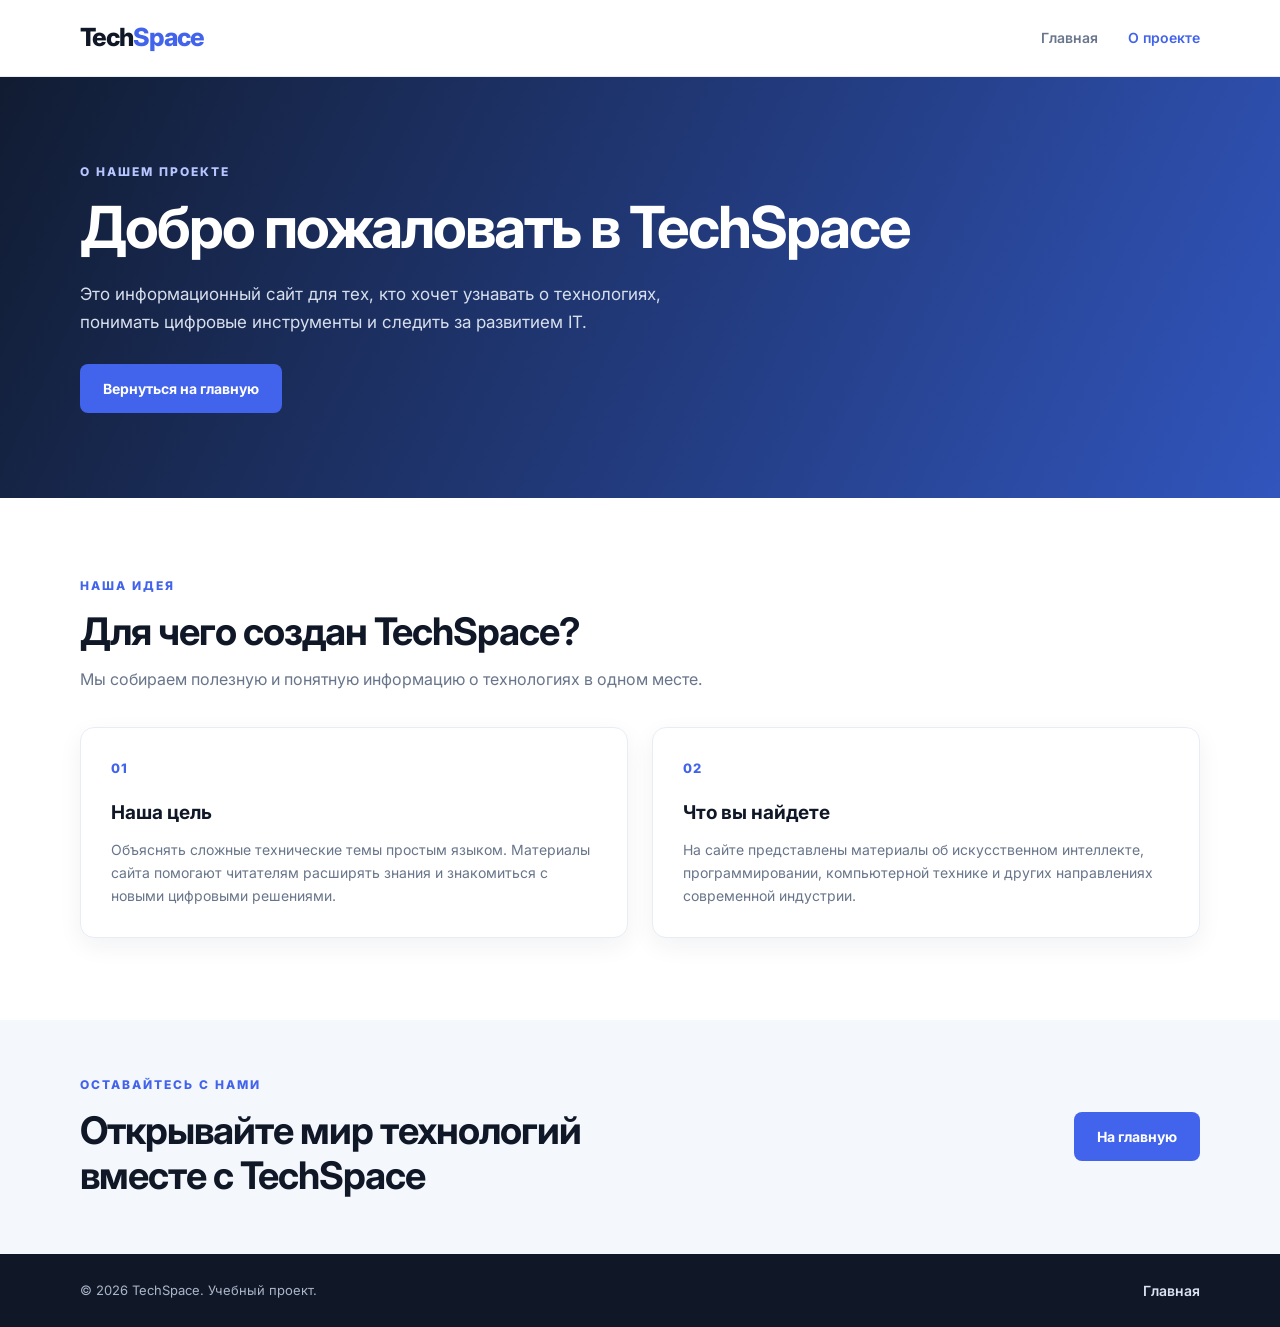
<file: about.html>
<!DOCTYPE html>
<html lang="ru">
<head>
<meta charset="UTF-8">
<meta name="viewport" content="width=device-width, initial-scale=1.0">
<title>TechSpace — О проекте</title>
<link rel="stylesheet" href="style.css">
</head>
<body>
<header class="site-header"><div class="container header-inner">
<a class="logo" href="index.html">Tech<span>Space</span></a>
<nav><a href="index.html">Главная</a><a class="active" href="about.html">О проекте</a></nav>
</div></header>
<main>
<section class="page-hero"><div class="container">
<p class="eyebrow">О НАШЕМ ПРОЕКТЕ</p><h1>Добро пожаловать в TechSpace</h1>
<p>Это информационный сайт для тех, кто хочет узнавать о технологиях, понимать цифровые инструменты и следить за развитием IT.</p>
<a class="button" href="index.html">Вернуться на главную</a>
</div></section>
<section class="section container">
<div class="section-heading"><p class="eyebrow">НАША ИДЕЯ</p><h2>Для чего создан TechSpace?</h2>
<p>Мы собираем полезную и понятную информацию о технологиях в одном месте.</p></div>
<div class="about-grid">
<article class="about-card"><span class="number">01</span><h3>Наша цель</h3><p>Объяснять сложные технические темы простым языком. Материалы сайта помогают читателям расширять знания и знакомиться с новыми цифровыми решениями.</p></article>
<article class="about-card"><span class="number">02</span><h3>Что вы найдете</h3><p>На сайте представлены материалы об искусственном интеллекте, программировании, компьютерной технике и других направлениях современной индустрии.</p></article>
</div></section>
<section class="info-band"><div class="container info-inner"><div><p class="eyebrow">ОСТАВАЙТЕСЬ С НАМИ</p><h2>Открывайте мир технологий вместе с TechSpace</h2></div><a class="button" href="index.html">На главную</a></div></section>
</main>
<footer><div class="container footer-inner"><p>© 2026 TechSpace. Учебный проект.</p><a href="index.html">Главная</a></div></footer>
</body></html>
</file>
<file: style.css>
@import url('https://fonts.googleapis.com/css2?family=Inter:wght@400;500;600;700;800&display=swap');
:root{--dark:#101827;--blue:#4263eb;--light:#f4f7fc;--text:#263247;--muted:#68758a}
*{box-sizing:border-box;margin:0;padding:0}
body{font-family:Inter,Arial,sans-serif;color:var(--text);line-height:1.65;background:#fff}
.container{width:min(1120px,90%);margin:0 auto}
.site-header{background:#fff;border-bottom:1px solid #e8edf5}
.header-inner,.footer-inner,.info-inner{display:flex;align-items:center;justify-content:space-between}
.header-inner{min-height:76px}
.logo{font-size:25px;font-weight:800;color:var(--dark);text-decoration:none;letter-spacing:-1px}
.logo span{color:var(--blue)}
nav{display:flex;gap:30px}
nav a,footer a{font-size:14px;font-weight:600;color:var(--muted);text-decoration:none}
nav a:hover,nav a.active,footer a:hover{color:var(--blue)}
.hero{min-height:470px;display:flex;align-items:center;color:white;background:linear-gradient(110deg,rgba(13,24,46,.94),rgba(35,67,140,.78)),url('https://images.unsplash.com/photo-1518770660439-4636190af475?auto=format&fit=crop&w=1800&q=85') center/cover}
.hero-content{padding:75px 0}
.eyebrow{color:var(--blue);font-size:12px;font-weight:800;letter-spacing:2px;margin-bottom:13px}
.hero .eyebrow,.page-hero .eyebrow{color:#b8c6ff}
h1{font-size:clamp(34px,5vw,58px);line-height:1.12;letter-spacing:-2px;margin-bottom:20px}
.hero p:not(.eyebrow),.page-hero p:not(.eyebrow){max-width:650px;color:#d7deec;font-size:17px;margin-bottom:28px}
.button{display:inline-block;padding:13px 23px;border-radius:8px;background:var(--blue);color:#fff;text-decoration:none;font-size:14px;font-weight:700}
.button:hover{background:#304fd0}
.section{padding:78px 0 82px}
.section-heading{max-width:650px;margin-bottom:34px}
h2{font-size:clamp(27px,3vw,38px);line-height:1.2;letter-spacing:-1px;color:var(--dark);margin-bottom:12px}
.section-heading>p:last-child{color:var(--muted)}
.cards{display:grid;grid-template-columns:repeat(3,1fr);gap:24px}
.topic-card,.about-card{overflow:hidden;border:1px solid #e8edf5;border-radius:14px;background:#fff;box-shadow:0 8px 25px #1423410f}
.topic-card img{display:block;width:100%;height:190px;object-fit:cover}
.card-content{padding:22px}
h3{font-size:19px;color:var(--dark);margin-bottom:9px}
.card-content p,.about-card p{font-size:14px;color:var(--muted)}
.info-band{padding:55px 0;background:var(--light)}
.info-inner h2{max-width:570px;margin:0}
.page-hero{padding:85px 0;background:linear-gradient(115deg,#111c32,#3155bd);color:white}
.about-grid{display:grid;grid-template-columns:repeat(2,1fr);gap:24px}
.about-card{padding:30px}
.number{display:block;color:var(--blue);font-size:13px;font-weight:800;letter-spacing:1px;margin-bottom:18px}
footer{padding:25px 0;background:var(--dark)}
.footer-inner p{font-size:13px;color:#aab5c8}
footer a{color:#dce4f3}
@media(max-width:760px){.cards,.about-grid{grid-template-columns:1fr}.topic-card img{height:220px}.info-inner{align-items:flex-start;flex-direction:column;gap:22px}.section{padding:55px 0 60px}}
@media(max-width:420px){.logo{font-size:21px}nav{gap:14px}nav a{font-size:12px}}
</file>
